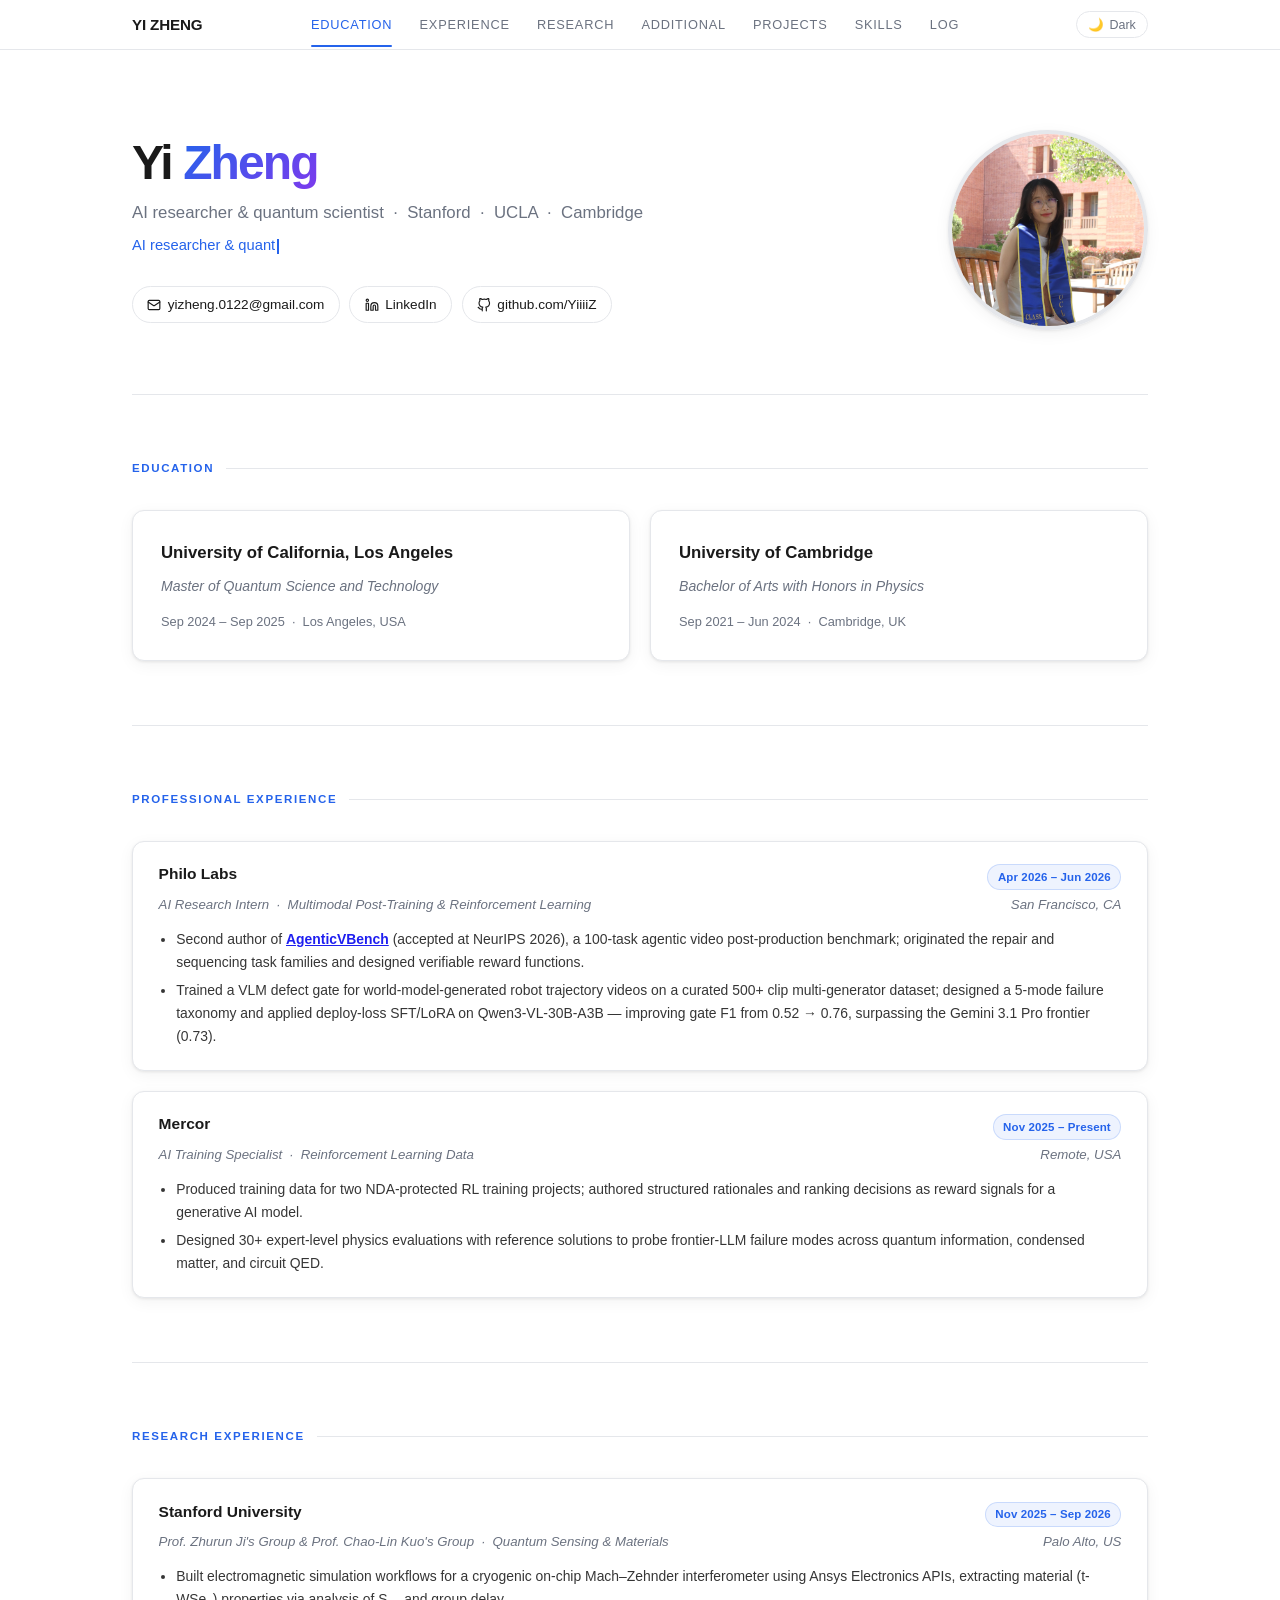
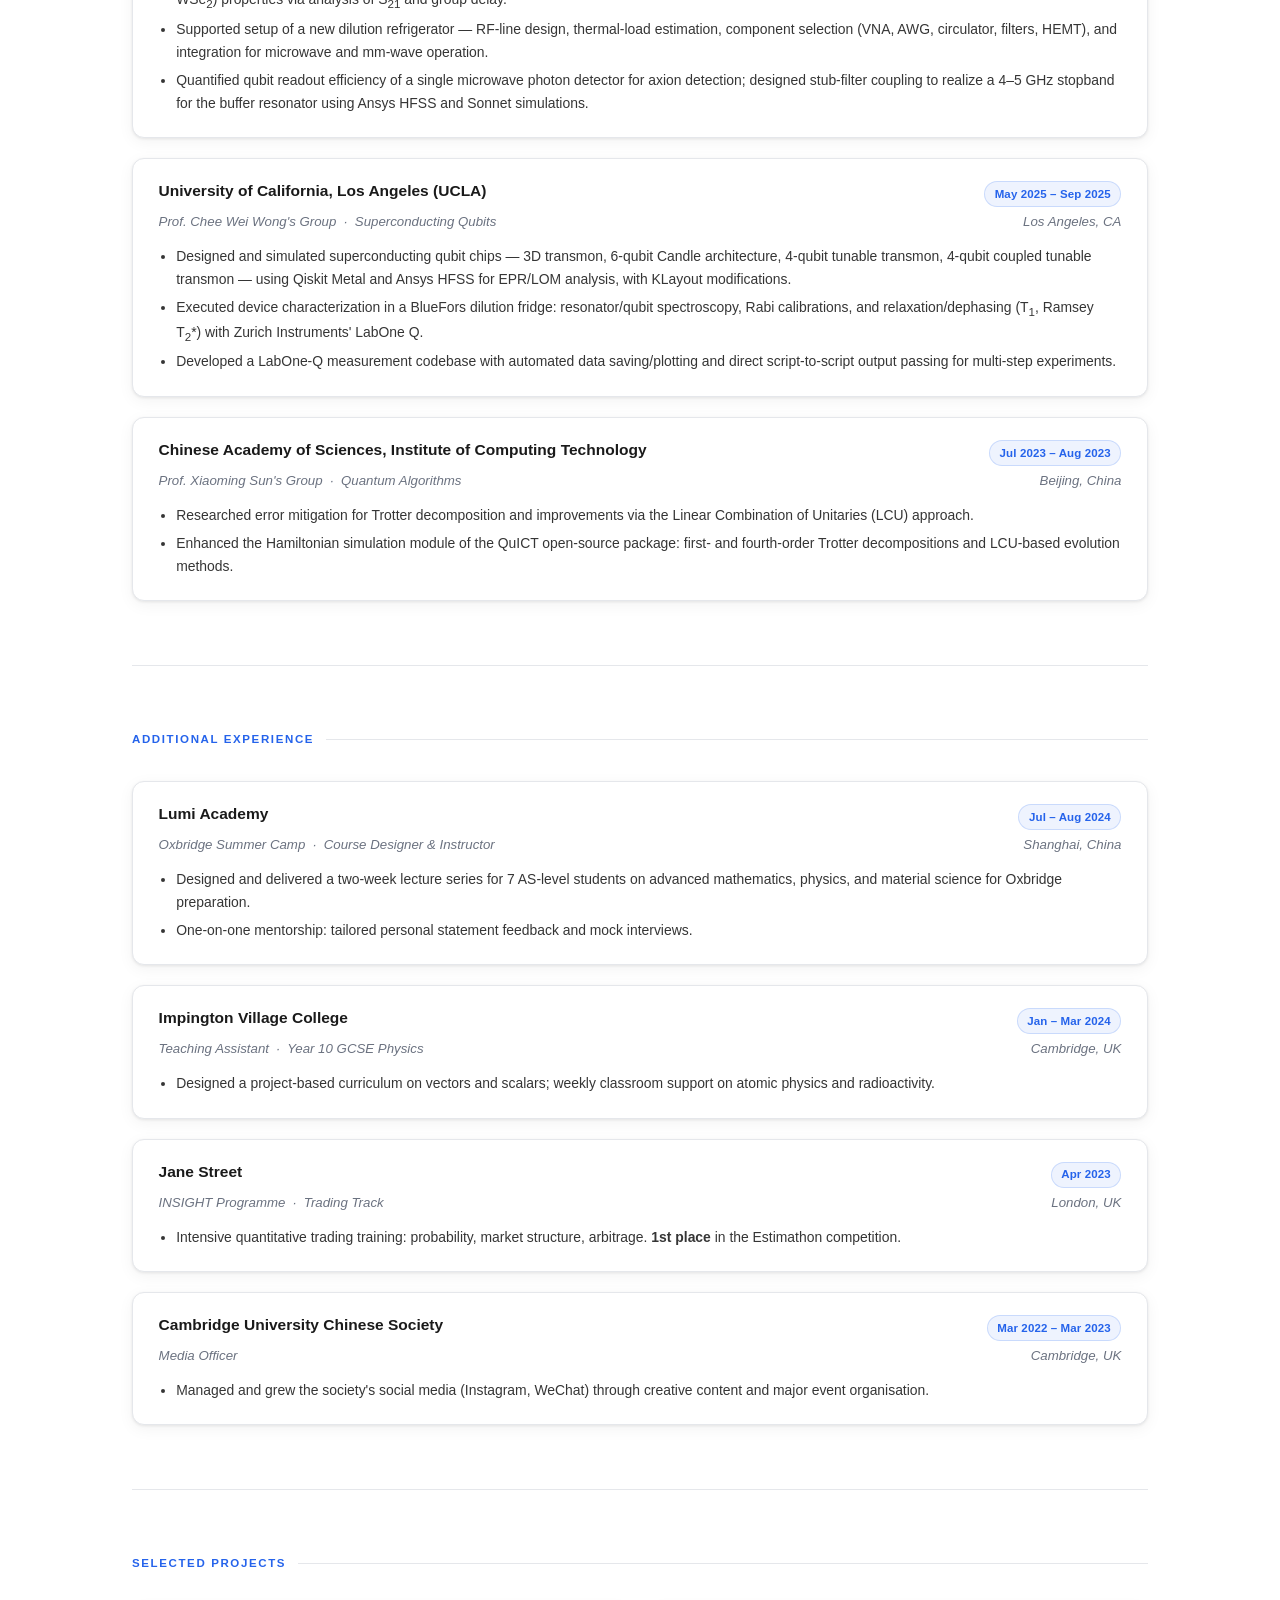
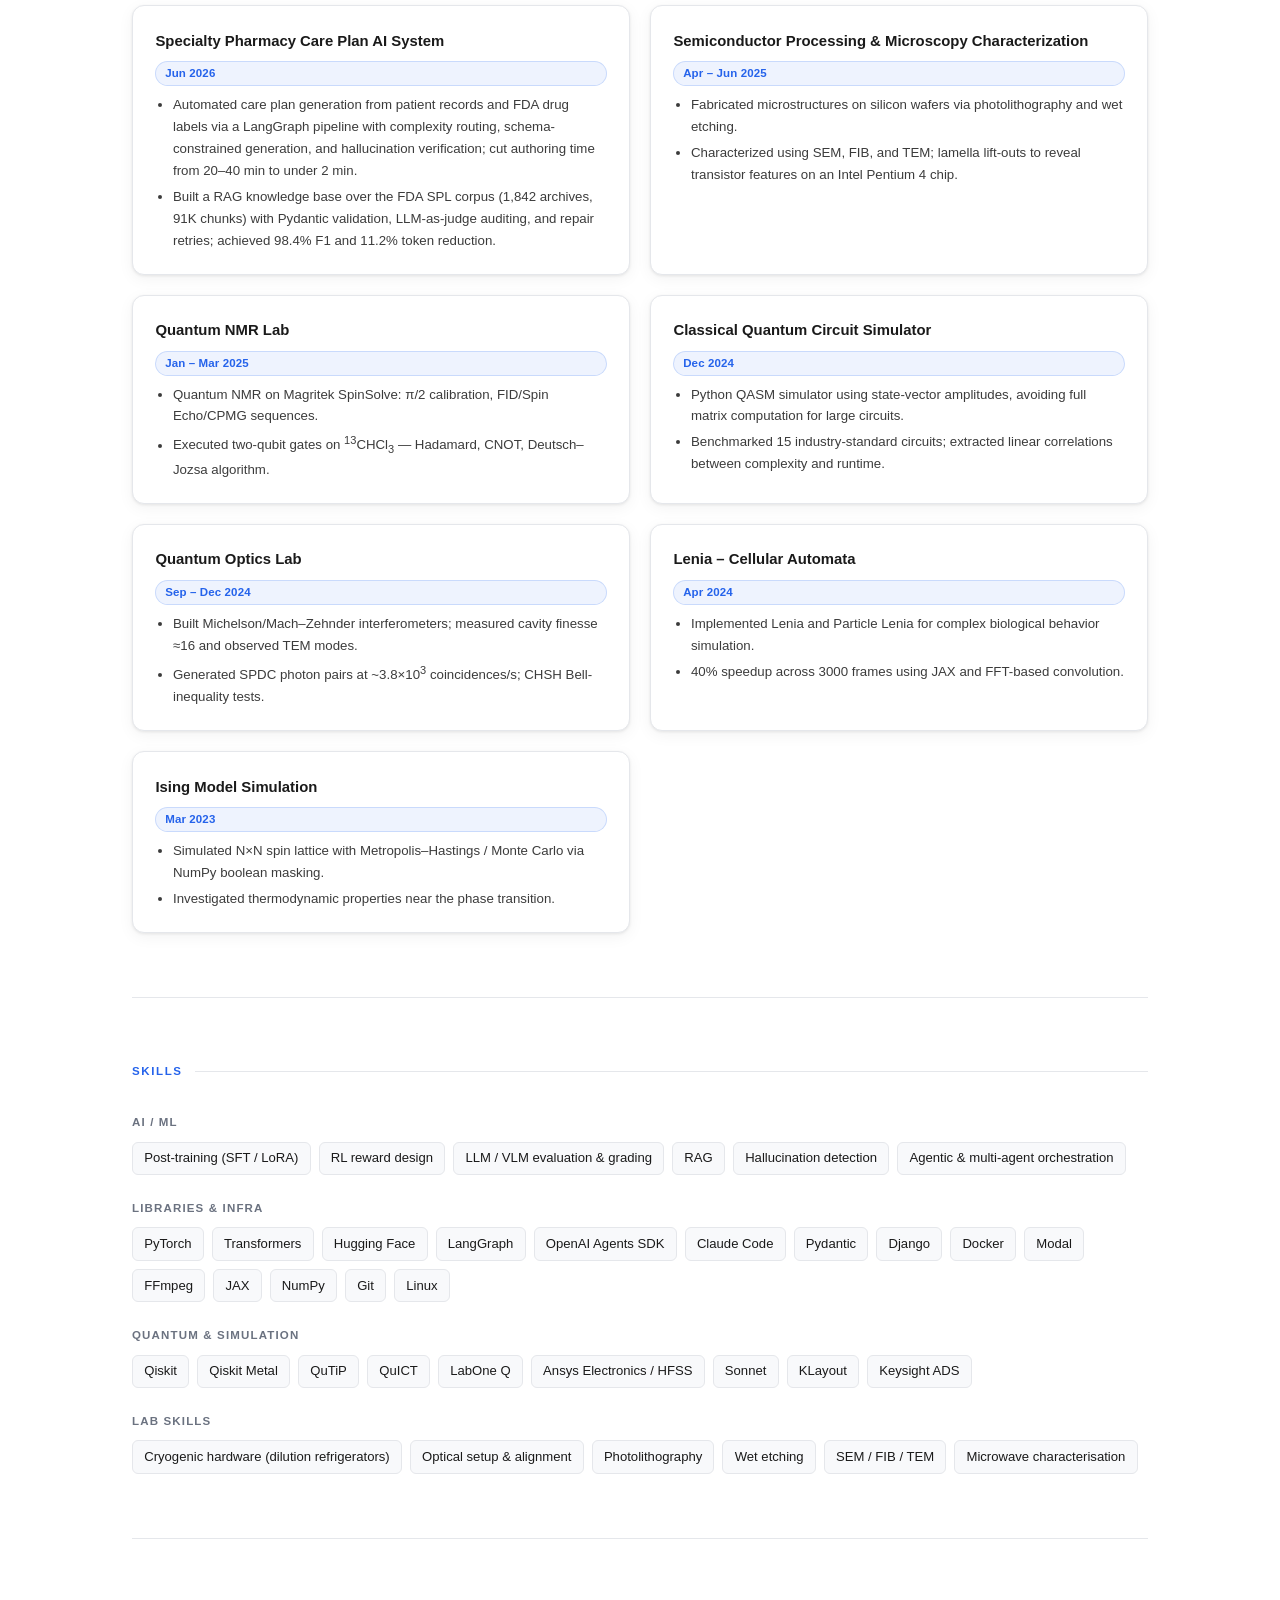
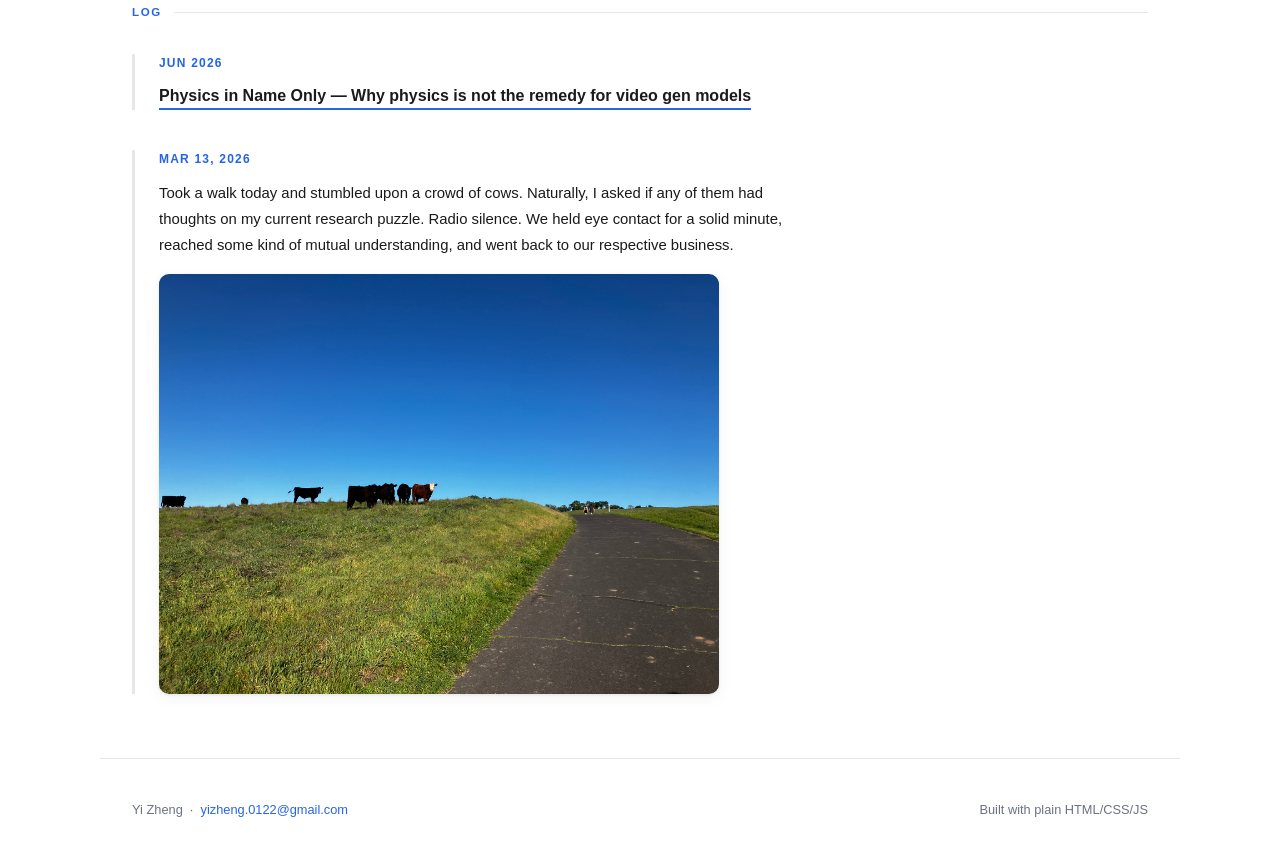
<file: index.html>
<!DOCTYPE html>
<html lang="en">
<head>
  <meta charset="UTF-8" />
  <meta name="viewport" content="width=device-width, initial-scale=1.0" />
  <title>Yi Zheng — AI Researcher &amp; Quantum Scientist</title>
  <link rel="stylesheet" href="styles.css" />
</head>
<body>

<!-- NAV -->
<nav>
  <div class="nav-inner">
    <a class="nav-logo" href="#hero">Yi Zheng</a>
    <ul>
      <li><a href="#education">Education</a></li>
      <li><a href="#experience">Experience</a></li>
      <li><a href="#research">Research</a></li>
      <li><a href="#additional">Additional</a></li>
      <li><a href="#projects">Projects</a></li>
      <li><a href="#skills">Skills</a></li>
      <li><a href="#log">Log</a></li>
    </ul>
    <button class="theme-toggle" id="themeToggle" aria-label="Toggle theme">
      <span id="themeIcon">🌙</span> <span id="themeLabel">Dark</span>
    </button>
  </div>
</nav>

<main>

  <!-- HERO -->
  <section id="hero">
    <div class="hero-text">
      <h1>Yi <span>Zheng</span></h1>
      <p class="tagline">AI researcher &amp; quantum scientist &nbsp;·&nbsp; Stanford &nbsp;·&nbsp; UCLA &nbsp;·&nbsp; Cambridge</p>
      <div class="typed-wrapper">
        <span id="typed-text"></span><span class="typed-cursor"></span>
      </div>
      <div class="contact-links">
        <a href="mailto:yizheng.0122@gmail.com">
          <svg width="14" height="14" viewBox="0 0 24 24" fill="none" stroke="currentColor" stroke-width="2" stroke-linecap="round" stroke-linejoin="round"><rect x="2" y="4" width="20" height="16" rx="2"/><path d="m22 7-8.97 5.7a1.94 1.94 0 0 1-2.06 0L2 7"/></svg>
          yizheng.0122@gmail.com
        </a>
        <a href="https://linkedin.com/in/yi-zheng0122" target="_blank" rel="noopener">
          <svg width="14" height="14" viewBox="0 0 24 24" fill="none" stroke="currentColor" stroke-width="2" stroke-linecap="round" stroke-linejoin="round"><path d="M16 8a6 6 0 0 1 6 6v7h-4v-7a2 2 0 0 0-2-2 2 2 0 0 0-2 2v7h-4v-7a6 6 0 0 1 6-6z"/><rect x="2" y="9" width="4" height="12"/><circle cx="4" cy="4" r="2"/></svg>
          LinkedIn
        </a>
        <a href="https://github.com/YiiiiZ" target="_blank" rel="noopener">
          <svg width="14" height="14" viewBox="0 0 24 24" fill="none" stroke="currentColor" stroke-width="2" stroke-linecap="round" stroke-linejoin="round"><path d="M9 19c-5 1.5-5-2.5-7-3m14 6v-3.87a3.37 3.37 0 0 0-.94-2.61c3.14-.35 6.44-1.54 6.44-7A5.44 5.44 0 0 0 20 4.77 5.07 5.07 0 0 0 19.91 1S18.73.65 16 2.48a13.38 13.38 0 0 0-7 0C6.27.65 5.09 1 5.09 1A5.07 5.07 0 0 0 5 4.77a5.44 5.44 0 0 0-1.5 3.78c0 5.42 3.3 6.61 6.44 7A3.37 3.37 0 0 0 9 18.13V22"/></svg>
          github.com/YiiiiZ
        </a>
      </div>
    </div>
    <img class="hero-photo" src="photos/profile.jpg" alt="Yi Zheng" />
  </section>

  <!-- EDUCATION -->
  <section id="education">
    <h2>Education</h2>
    <div class="edu-grid">

      <div class="edu-card reveal">
        <div class="edu-school">University of California, Los Angeles</div>
        <div class="edu-degree">Master of Quantum Science and Technology</div>
        <div class="edu-meta">
          <span class="edu-date">Sep 2024 – Sep 2025 &nbsp;·&nbsp; Los Angeles, USA</span>
        </div>
      </div>

      <div class="edu-card reveal reveal-delay-1">
        <div class="edu-school">University of Cambridge</div>
        <div class="edu-degree">Bachelor of Arts with Honors in Physics</div>
        <div class="edu-meta">
          <span class="edu-date">Sep 2021 – Jun 2024 &nbsp;·&nbsp; Cambridge, UK</span>
        </div>
      </div>

    </div>
  </section>

  <!-- EXPERIENCE -->
  <section id="experience">
    <h2>Professional Experience</h2>
    <div class="entries">

      <div class="entry reveal">
        <div class="entry-header">
          <span class="entry-title">Philo Labs</span>
          <span class="entry-date">Apr 2026 – Jun 2026</span>
        </div>
        <div class="entry-sub">
          <span>AI Research Intern &nbsp;·&nbsp; Multimodal Post-Training &amp; Reinforcement Learning</span>
          <span>San Francisco, CA</span>
        </div>
        <ul>
          <li>Second author of <a href="https://arxiv.org/abs/2605.27705" target="_blank" rel="noopener"><strong>AgenticVBench</strong></a> (accepted at NeurIPS 2026), a 100-task agentic video post-production benchmark; originated the repair and sequencing task families and designed verifiable reward functions.</li>
          <li>Trained a VLM defect gate for world-model-generated robot trajectory videos on a curated 500+ clip multi-generator dataset; designed a 5-mode failure taxonomy and applied deploy-loss SFT/LoRA on Qwen3-VL-30B-A3B — improving gate F1 from 0.52 → 0.76, surpassing the Gemini 3.1 Pro frontier (0.73).</li>
        </ul>
      </div>

      <div class="entry reveal reveal-delay-1">
        <div class="entry-header">
          <span class="entry-title">Mercor</span>
          <span class="entry-date">Nov 2025 – Present</span>
        </div>
        <div class="entry-sub">
          <span>AI Training Specialist &nbsp;·&nbsp; Reinforcement Learning Data</span>
          <span>Remote, USA</span>
        </div>
        <ul>
          <li>Produced training data for two NDA-protected RL training projects; authored structured rationales and ranking decisions as reward signals for a generative AI model.</li>
          <li>Designed 30+ expert-level physics evaluations with reference solutions to probe frontier-LLM failure modes across quantum information, condensed matter, and circuit QED.</li>
        </ul>
      </div>

    </div>
  </section>

  <!-- RESEARCH -->
  <section id="research">
    <h2>Research Experience</h2>
    <div class="entries">

      <div class="entry reveal">
        <div class="entry-header">
          <span class="entry-title">Stanford University</span>
          <span class="entry-date">Nov 2025 – Sep 2026</span>
        </div>
        <div class="entry-sub">
          <span>Prof. Zhurun Ji's Group &amp; Prof. Chao-Lin Kuo's Group &nbsp;·&nbsp; Quantum Sensing &amp; Materials</span>
          <span>Palo Alto, US</span>
        </div>
        <ul>
          <li>Built electromagnetic simulation workflows for a cryogenic on-chip Mach–Zehnder interferometer using Ansys Electronics APIs, extracting material (t-WSe<sub>2</sub>) properties via analysis of S<sub>21</sub> and group delay.</li>
          <li>Supported setup of a new dilution refrigerator — RF-line design, thermal-load estimation, component selection (VNA, AWG, circulator, filters, HEMT), and integration for microwave and mm-wave operation.</li>
          <li>Quantified qubit readout efficiency of a single microwave photon detector for axion detection; designed stub-filter coupling to realize a 4–5 GHz stopband for the buffer resonator using Ansys HFSS and Sonnet simulations.</li>
        </ul>
      </div>

      <div class="entry reveal reveal-delay-1">
        <div class="entry-header">
          <span class="entry-title">University of California, Los Angeles (UCLA)</span>
          <span class="entry-date">May 2025 – Sep 2025</span>
        </div>
        <div class="entry-sub">
          <span>Prof. Chee Wei Wong's Group &nbsp;·&nbsp; Superconducting Qubits</span>
          <span>Los Angeles, CA</span>
        </div>
        <ul>
          <li>Designed and simulated superconducting qubit chips — 3D transmon, 6-qubit Candle architecture, 4-qubit tunable transmon, 4-qubit coupled tunable transmon — using Qiskit Metal and Ansys HFSS for EPR/LOM analysis, with KLayout modifications.</li>
          <li>Executed device characterization in a BlueFors dilution fridge: resonator/qubit spectroscopy, Rabi calibrations, and relaxation/dephasing (T<sub>1</sub>, Ramsey T<sub>2</sub>*) with Zurich Instruments' LabOne Q.</li>
          <li>Developed a LabOne-Q measurement codebase with automated data saving/plotting and direct script-to-script output passing for multi-step experiments.</li>
        </ul>
      </div>

      <div class="entry reveal reveal-delay-2">
        <div class="entry-header">
          <span class="entry-title">Chinese Academy of Sciences, Institute of Computing Technology</span>
          <span class="entry-date">Jul 2023 – Aug 2023</span>
        </div>
        <div class="entry-sub">
          <span>Prof. Xiaoming Sun's Group &nbsp;·&nbsp; Quantum Algorithms</span>
          <span>Beijing, China</span>
        </div>
        <ul>
          <li>Researched error mitigation for Trotter decomposition and improvements via the Linear Combination of Unitaries (LCU) approach.</li>
          <li>Enhanced the Hamiltonian simulation module of the QuICT open-source package: first- and fourth-order Trotter decompositions and LCU-based evolution methods.</li>
        </ul>
      </div>

    </div>
  </section>

  <!-- ADDITIONAL EXPERIENCE -->
  <section id="additional">
    <h2>Additional Experience</h2>
    <div class="entries">

      <div class="entry reveal">
        <div class="entry-header">
          <span class="entry-title">Lumi Academy</span>
          <span class="entry-date">Jul – Aug 2024</span>
        </div>
        <div class="entry-sub">
          <span>Oxbridge Summer Camp &nbsp;·&nbsp; Course Designer &amp; Instructor</span>
          <span>Shanghai, China</span>
        </div>
        <ul>
          <li>Designed and delivered a two-week lecture series for 7 AS-level students on advanced mathematics, physics, and material science for Oxbridge preparation.</li>
          <li>One-on-one mentorship: tailored personal statement feedback and mock interviews.</li>
        </ul>
      </div>

      <div class="entry reveal reveal-delay-1">
        <div class="entry-header">
          <span class="entry-title">Impington Village College</span>
          <span class="entry-date">Jan – Mar 2024</span>
        </div>
        <div class="entry-sub">
          <span>Teaching Assistant &nbsp;·&nbsp; Year 10 GCSE Physics</span>
          <span>Cambridge, UK</span>
        </div>
        <ul>
          <li>Designed a project-based curriculum on vectors and scalars; weekly classroom support on atomic physics and radioactivity.</li>
        </ul>
      </div>

      <div class="entry reveal reveal-delay-2">
        <div class="entry-header">
          <span class="entry-title">Jane Street</span>
          <span class="entry-date">Apr 2023</span>
        </div>
        <div class="entry-sub">
          <span>INSIGHT Programme &nbsp;·&nbsp; Trading Track</span>
          <span>London, UK</span>
        </div>
        <ul>
          <li>Intensive quantitative trading training: probability, market structure, arbitrage. <strong>1st place</strong> in the Estimathon competition.</li>
        </ul>
      </div>

      <div class="entry reveal reveal-delay-3">
        <div class="entry-header">
          <span class="entry-title">Cambridge University Chinese Society</span>
          <span class="entry-date">Mar 2022 – Mar 2023</span>
        </div>
        <div class="entry-sub">
          <span>Media Officer</span>
          <span>Cambridge, UK</span>
        </div>
        <ul>
          <li>Managed and grew the society's social media (Instagram, WeChat) through creative content and major event organisation.</li>
        </ul>
      </div>

    </div>
  </section>

  <!-- PROJECTS -->
  <section id="projects">
    <h2>Selected Projects</h2>
    <div class="projects-grid">

      <div class="proj-card reveal">
        <div class="proj-title">Specialty Pharmacy Care Plan AI System</div>
        <div class="proj-date">Jun 2026</div>
        <ul>
          <li>Automated care plan generation from patient records and FDA drug labels via a LangGraph pipeline with complexity routing, schema-constrained generation, and hallucination verification; cut authoring time from 20–40 min to under 2 min.</li>
          <li>Built a RAG knowledge base over the FDA SPL corpus (1,842 archives, 91K chunks) with Pydantic validation, LLM-as-judge auditing, and repair retries; achieved 98.4% F1 and 11.2% token reduction.</li>
        </ul>
      </div>

      <div class="proj-card reveal reveal-delay-1">
        <div class="proj-title">Semiconductor Processing &amp; Microscopy Characterization</div>
        <div class="proj-date">Apr – Jun 2025</div>
        <ul>
          <li>Fabricated microstructures on silicon wafers via photolithography and wet etching.</li>
          <li>Characterized using SEM, FIB, and TEM; lamella lift-outs to reveal transistor features on an Intel Pentium 4 chip.</li>
        </ul>
      </div>

      <div class="proj-card reveal reveal-delay-1">
        <div class="proj-title">Quantum NMR Lab</div>
        <div class="proj-date">Jan – Mar 2025</div>
        <ul>
          <li>Quantum NMR on Magritek SpinSolve: π/2 calibration, FID/Spin Echo/CPMG sequences.</li>
          <li>Executed two-qubit gates on <sup>13</sup>CHCl<sub>3</sub> — Hadamard, CNOT, Deutsch–Jozsa algorithm.</li>
        </ul>
      </div>

      <div class="proj-card reveal reveal-delay-2">
        <div class="proj-title">Classical Quantum Circuit Simulator</div>
        <div class="proj-date">Dec 2024</div>
        <ul>
          <li>Python QASM simulator using state-vector amplitudes, avoiding full matrix computation for large circuits.</li>
          <li>Benchmarked 15 industry-standard circuits; extracted linear correlations between complexity and runtime.</li>
        </ul>
      </div>

      <div class="proj-card reveal reveal-delay-1">
        <div class="proj-title">Quantum Optics Lab</div>
        <div class="proj-date">Sep – Dec 2024</div>
        <ul>
          <li>Built Michelson/Mach–Zehnder interferometers; measured cavity finesse ≈16 and observed TEM modes.</li>
          <li>Generated SPDC photon pairs at ~3.8×10<sup>3</sup> coincidences/s; CHSH Bell-inequality tests.</li>
        </ul>
      </div>

      <div class="proj-card reveal reveal-delay-2">
        <div class="proj-title">Lenia – Cellular Automata</div>
        <div class="proj-date">Apr 2024</div>
        <ul>
          <li>Implemented Lenia and Particle Lenia for complex biological behavior simulation.</li>
          <li>40% speedup across 3000 frames using JAX and FFT-based convolution.</li>
        </ul>
      </div>

      <div class="proj-card reveal reveal-delay-3">
        <div class="proj-title">Ising Model Simulation</div>
        <div class="proj-date">Mar 2023</div>
        <ul>
          <li>Simulated N×N spin lattice with Metropolis–Hastings / Monte Carlo via NumPy boolean masking.</li>
          <li>Investigated thermodynamic properties near the phase transition.</li>
        </ul>
      </div>

    </div>
  </section>

  <!-- SKILLS -->
  <section id="skills">
    <h2>Skills</h2>
    <div class="skills-section">

      <div class="skill-group reveal">
        <div class="skill-label">AI / ML</div>
        <div class="skill-tags">
          <span class="skill-tag">Post-training (SFT / LoRA)</span>
          <span class="skill-tag">RL reward design</span>
          <span class="skill-tag">LLM / VLM evaluation &amp; grading</span>
          <span class="skill-tag">RAG</span>
          <span class="skill-tag">Hallucination detection</span>
          <span class="skill-tag">Agentic &amp; multi-agent orchestration</span>
        </div>
      </div>

      <div class="skill-group reveal reveal-delay-1">
        <div class="skill-label">Libraries &amp; Infra</div>
        <div class="skill-tags">
          <span class="skill-tag">PyTorch</span>
          <span class="skill-tag">Transformers</span>
          <span class="skill-tag">Hugging Face</span>
          <span class="skill-tag">LangGraph</span>
          <span class="skill-tag">OpenAI Agents SDK</span>
          <span class="skill-tag">Claude Code</span>
          <span class="skill-tag">Pydantic</span>
          <span class="skill-tag">Django</span>
          <span class="skill-tag">Docker</span>
          <span class="skill-tag">Modal</span>
          <span class="skill-tag">FFmpeg</span>
          <span class="skill-tag">JAX</span>
          <span class="skill-tag">NumPy</span>
          <span class="skill-tag">Git</span>
          <span class="skill-tag">Linux</span>
        </div>
      </div>

      <div class="skill-group reveal reveal-delay-2">
        <div class="skill-label">Quantum &amp; Simulation</div>
        <div class="skill-tags">
          <span class="skill-tag">Qiskit</span>
          <span class="skill-tag">Qiskit Metal</span>
          <span class="skill-tag">QuTiP</span>
          <span class="skill-tag">QuICT</span>
          <span class="skill-tag">LabOne Q</span>
          <span class="skill-tag">Ansys Electronics / HFSS</span>
          <span class="skill-tag">Sonnet</span>
          <span class="skill-tag">KLayout</span>
          <span class="skill-tag">Keysight ADS</span>
        </div>
      </div>

      <div class="skill-group reveal reveal-delay-3">
        <div class="skill-label">Lab Skills</div>
        <div class="skill-tags">
          <span class="skill-tag">Cryogenic hardware (dilution refrigerators)</span>
          <span class="skill-tag">Optical setup &amp; alignment</span>
          <span class="skill-tag">Photolithography</span>
          <span class="skill-tag">Wet etching</span>
          <span class="skill-tag">SEM / FIB / TEM</span>
          <span class="skill-tag">Microwave characterisation</span>
        </div>
      </div>

    </div>
  </section>


  <!-- LOG -->
  <section id="log">
    <h2>Log</h2>
    <div class="log-list">

      <div class="log-entry reveal">
        <div class="log-date">Jun 2026</div>
        <div class="log-body">
          <a href="essays/physics-in-name-only.html" class="essay-link">
            Physics in Name Only — Why physics is not the remedy for video gen models
          </a>
        </div>
      </div>

      <div class="log-entry reveal reveal-delay-1">
        <div class="log-date">Mar 13, 2026</div>
        <div class="log-body">
          <p>Took a walk today and stumbled upon a crowd of cows. Naturally, I asked if any of them had thoughts on my current research puzzle. Radio silence. We held eye contact for a solid minute, reached some kind of mutual understanding, and went back to our respective business.</p>
          <img src="photos/log_2026-03-13_cows.jpg" alt="The cows" class="log-photo" />
        </div>
      </div>

    </div>
  </section>

</main>

<!-- FOOTER -->
<footer>
  <span>Yi Zheng &nbsp;·&nbsp; <a href="mailto:yizheng.0122@gmail.com">yizheng.0122@gmail.com</a></span>
  <span>Built with plain HTML/CSS/JS</span>
</footer>


<script>
  // ── DARK MODE ──
  const toggle = document.getElementById('themeToggle');
  const icon   = document.getElementById('themeIcon');
  const label  = document.getElementById('themeLabel');
  const saved  = localStorage.getItem('theme') || 'light';
  document.documentElement.setAttribute('data-theme', saved);
  updateToggle(saved);

  toggle.addEventListener('click', () => {
    const current = document.documentElement.getAttribute('data-theme');
    const next = current === 'dark' ? 'light' : 'dark';
    document.documentElement.setAttribute('data-theme', next);
    localStorage.setItem('theme', next);
    updateToggle(next);
  });

  function updateToggle(theme) {
    if (theme === 'dark') { icon.textContent = '☀️'; label.textContent = 'Light'; }
    else                  { icon.textContent = '🌙'; label.textContent = 'Dark';  }
  }

  // ── TYPED TEXT ──
  const phrases = [
    'AI researcher & quantum scientist',
    'VLM fine-tuning & RL reward design',
    'NeurIPS 2026 co-author',
    'Superconducting qubit designer',
    'Dilution refrigerator wrangler',
  ];
  let pi = 0, ci = 0, deleting = false;
  const el = document.getElementById('typed-text');

  function type() {
    const phrase = phrases[pi];
    if (!deleting) {
      el.textContent = phrase.slice(0, ++ci);
      if (ci === phrase.length) { deleting = true; setTimeout(type, 1800); return; }
    } else {
      el.textContent = phrase.slice(0, --ci);
      if (ci === 0) { deleting = false; pi = (pi + 1) % phrases.length; }
    }
    setTimeout(type, deleting ? 38 : 68);
  }
  setTimeout(type, 600);

  // ── SCROLL REVEAL ──
  const observer = new IntersectionObserver((entries) => {
    entries.forEach(e => { if (e.isIntersecting) { e.target.classList.add('visible'); } });
  }, { threshold: 0.08 });
  document.querySelectorAll('.reveal').forEach(el => observer.observe(el));

  // ── ACTIVE NAV ──
  const sections = document.querySelectorAll('main section[id]');
  const navLinks = document.querySelectorAll('nav a[href^="#"]');
  const navObserver = new IntersectionObserver((entries) => {
    entries.forEach(e => {
      if (e.isIntersecting) {
        navLinks.forEach(a => a.classList.remove('active'));
        const link = document.querySelector(`nav a[href="#${e.target.id}"]`);
        if (link) link.classList.add('active');
      }
    });
  }, { rootMargin: '-40% 0px -55% 0px' });
  sections.forEach(s => navObserver.observe(s));

</script>

</body>
</html>
</file>
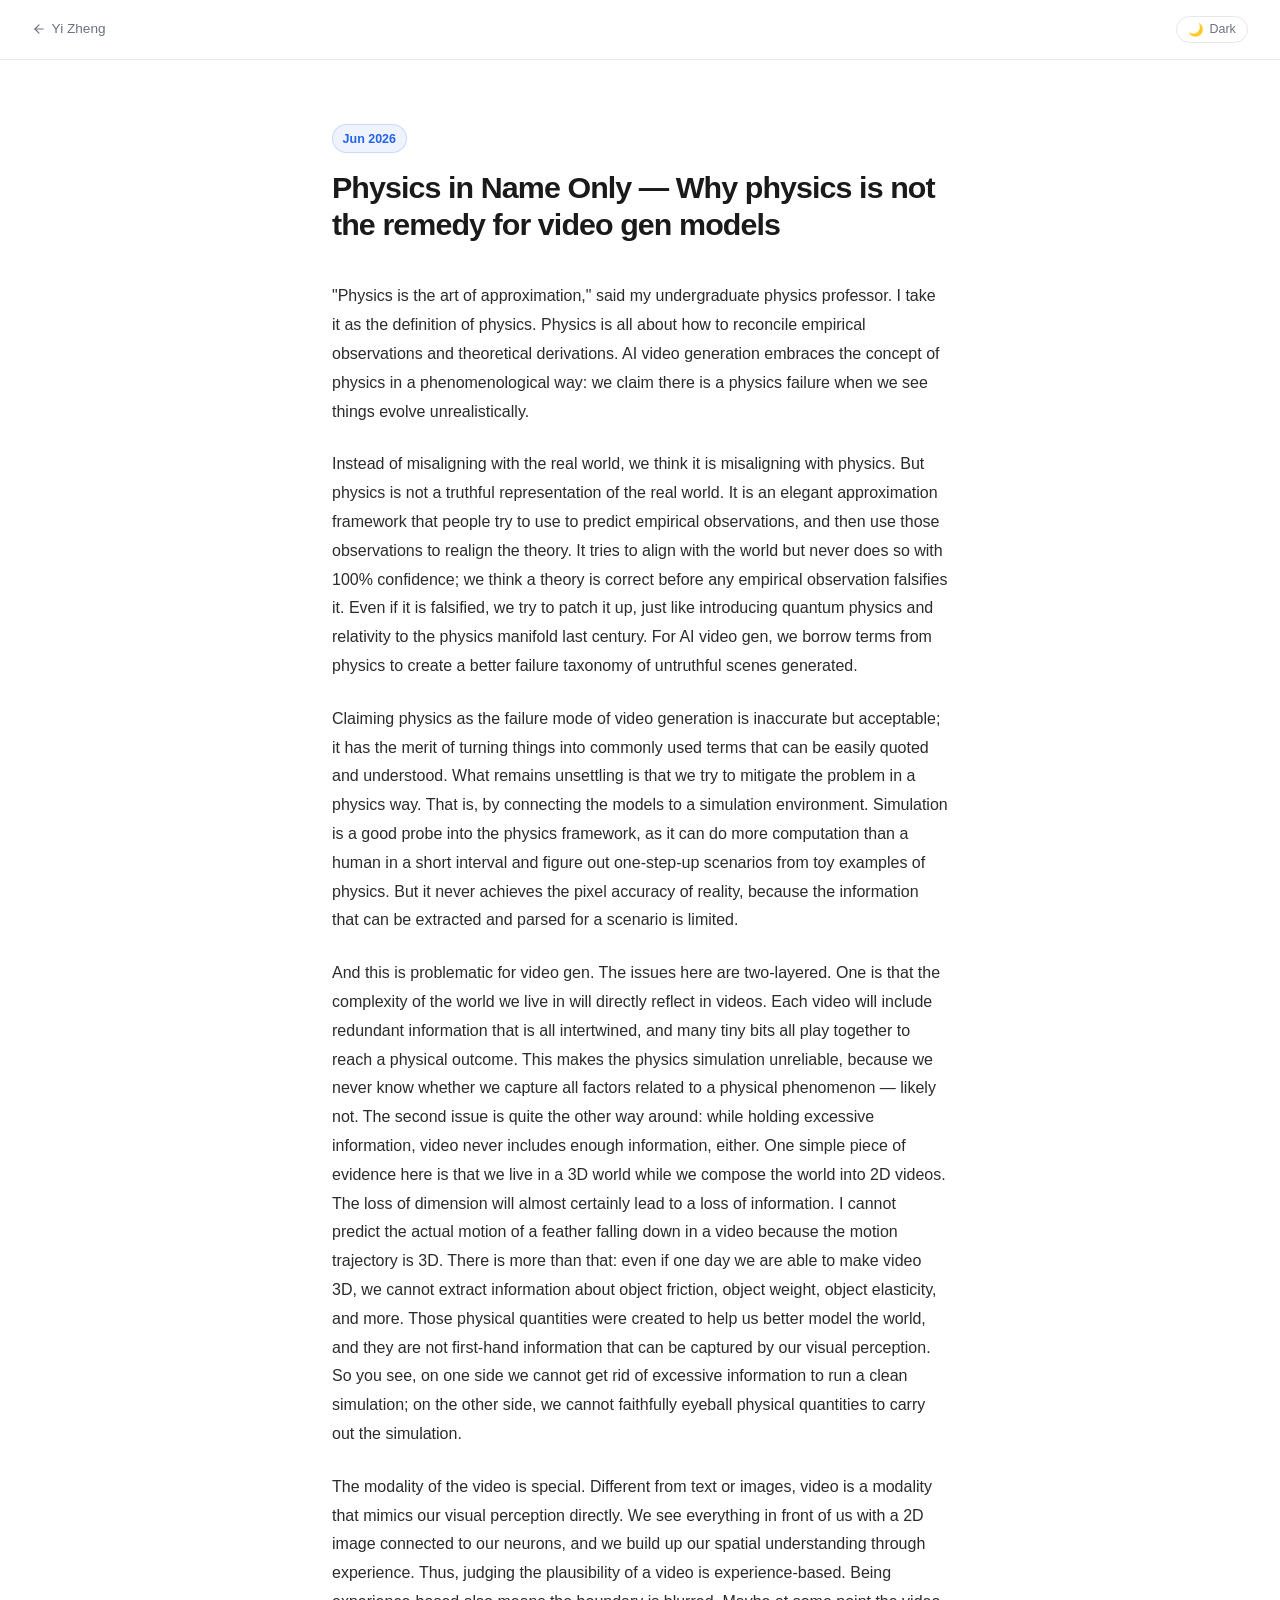
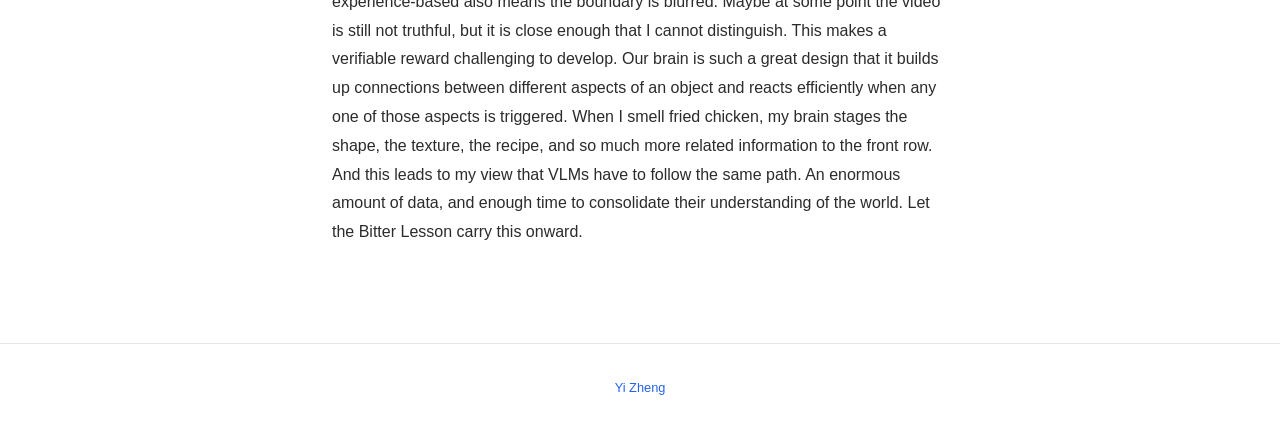
<file: essays/physics-in-name-only.html>
<!DOCTYPE html>
<html lang="en">
<head>
  <meta charset="UTF-8" />
  <meta name="viewport" content="width=device-width, initial-scale=1.0" />
  <title>Physics in Name Only — Yi Zheng</title>
  <style>
    *, *::before, *::after { box-sizing: border-box; margin: 0; padding: 0; }

    :root {
      --bg: #ffffff;
      --text: #1a1a1a;
      --muted: #6b7280;
      --accent: #2563eb;
      --border: #e5e7eb;
    }

    [data-theme="dark"] {
      --bg: #0f1117;
      --text: #e8eaf0;
      --muted: #9ca3af;
      --accent: #60a5fa;
      --border: #2a3142;
    }

    html { scroll-behavior: smooth; }

    body {
      font-family: -apple-system, BlinkMacSystemFont, "Segoe UI", Roboto, Helvetica, Arial, sans-serif;
      font-size: 16px;
      line-height: 1.8;
      color: var(--text);
      background: var(--bg);
      transition: background 0.2s ease, color 0.2s ease;
    }

    header {
      border-bottom: 1px solid var(--border);
      padding: 1rem 2rem;
      display: flex;
      align-items: center;
      justify-content: space-between;
    }

    .back-link {
      font-size: 0.85rem;
      font-weight: 500;
      color: var(--muted);
      text-decoration: none;
      display: inline-flex;
      align-items: center;
      gap: 0.35rem;
      transition: color 0.2s ease;
    }

    .back-link:hover { color: var(--accent); }

    .theme-toggle {
      background: none;
      border: 1px solid var(--border);
      border-radius: 999px;
      padding: 0.3rem 0.7rem;
      font-size: 0.78rem;
      color: var(--muted);
      cursor: pointer;
      display: flex;
      align-items: center;
      gap: 0.35rem;
      transition: all 0.2s ease;
    }

    .theme-toggle:hover { border-color: var(--accent); color: var(--accent); }

    article {
      max-width: 680px;
      margin: 0 auto;
      padding: 4rem 2rem 6rem;
    }

    .essay-meta {
      margin-bottom: 2.5rem;
    }

    .essay-date {
      font-size: 0.78rem;
      font-weight: 600;
      color: var(--accent);
      background: rgba(37, 99, 235, 0.08);
      border: 1px solid rgba(37, 99, 235, 0.18);
      padding: 0.15rem 0.6rem;
      border-radius: 999px;
      display: inline-block;
      margin-bottom: 1rem;
      font-variant-numeric: tabular-nums;
    }

    [data-theme="dark"] .essay-date {
      background: rgba(96, 165, 250, 0.1);
      border-color: rgba(96, 165, 250, 0.22);
    }

    h1 {
      font-size: 1.9rem;
      font-weight: 800;
      letter-spacing: -0.03em;
      line-height: 1.2;
      color: var(--text);
    }

    .essay-body p {
      margin-bottom: 1.5rem;
      color: var(--text);
      opacity: 0.92;
    }

    .essay-body p:last-child { margin-bottom: 0; }

    footer {
      text-align: center;
      padding: 2rem;
      font-size: 0.8rem;
      color: var(--muted);
      border-top: 1px solid var(--border);
    }

    footer a { color: var(--accent); text-decoration: none; }
    footer a:hover { text-decoration: underline; }

    @media (max-width: 600px) {
      article { padding: 2.5rem 1.25rem 4rem; }
      h1 { font-size: 1.5rem; }
      header { padding: 1rem; }
    }
  </style>
</head>
<body>

<header>
  <a class="back-link" href="../index.html">
    <svg width="14" height="14" viewBox="0 0 24 24" fill="none" stroke="currentColor" stroke-width="2" stroke-linecap="round" stroke-linejoin="round"><path d="M19 12H5"/><path d="m12 5-7 7 7 7"/></svg>
    Yi Zheng
  </a>
  <button class="theme-toggle" id="themeToggle" aria-label="Toggle theme">
    <span id="themeIcon">🌙</span> <span id="themeLabel">Dark</span>
  </button>
</header>

<article>
  <div class="essay-meta">
    <div class="essay-date">Jun 2026</div>
    <h1>Physics in Name Only — Why physics is not the remedy for video gen models</h1>
  </div>

  <div class="essay-body">
    <p>"Physics is the art of approximation," said my undergraduate physics professor. I take it as the definition of physics. Physics is all about how to reconcile empirical observations and theoretical derivations. AI video generation embraces the concept of physics in a phenomenological way: we claim there is a physics failure when we see things evolve unrealistically.</p>

    <p>Instead of misaligning with the real world, we think it is misaligning with physics. But physics is not a truthful representation of the real world. It is an elegant approximation framework that people try to use to predict empirical observations, and then use those observations to realign the theory. It tries to align with the world but never does so with 100% confidence; we think a theory is correct before any empirical observation falsifies it. Even if it is falsified, we try to patch it up, just like introducing quantum physics and relativity to the physics manifold last century. For AI video gen, we borrow terms from physics to create a better failure taxonomy of untruthful scenes generated.</p>

    <p>Claiming physics as the failure mode of video generation is inaccurate but acceptable; it has the merit of turning things into commonly used terms that can be easily quoted and understood. What remains unsettling is that we try to mitigate the problem in a physics way. That is, by connecting the models to a simulation environment. Simulation is a good probe into the physics framework, as it can do more computation than a human in a short interval and figure out one-step-up scenarios from toy examples of physics. But it never achieves the pixel accuracy of reality, because the information that can be extracted and parsed for a scenario is limited.</p>

    <p>And this is problematic for video gen. The issues here are two-layered. One is that the complexity of the world we live in will directly reflect in videos. Each video will include redundant information that is all intertwined, and many tiny bits all play together to reach a physical outcome. This makes the physics simulation unreliable, because we never know whether we capture all factors related to a physical phenomenon — likely not. The second issue is quite the other way around: while holding excessive information, video never includes enough information, either. One simple piece of evidence here is that we live in a 3D world while we compose the world into 2D videos. The loss of dimension will almost certainly lead to a loss of information. I cannot predict the actual motion of a feather falling down in a video because the motion trajectory is 3D. There is more than that: even if one day we are able to make video 3D, we cannot extract information about object friction, object weight, object elasticity, and more. Those physical quantities were created to help us better model the world, and they are not first-hand information that can be captured by our visual perception. So you see, on one side we cannot get rid of excessive information to run a clean simulation; on the other side, we cannot faithfully eyeball physical quantities to carry out the simulation.</p>

    <p>The modality of the video is special. Different from text or images, video is a modality that mimics our visual perception directly. We see everything in front of us with a 2D image connected to our neurons, and we build up our spatial understanding through experience. Thus, judging the plausibility of a video is experience-based. Being experience-based also means the boundary is blurred. Maybe at some point the video is still not truthful, but it is close enough that I cannot distinguish. This makes a verifiable reward challenging to develop. Our brain is such a great design that it builds up connections between different aspects of an object and reacts efficiently when any one of those aspects is triggered. When I smell fried chicken, my brain stages the shape, the texture, the recipe, and so much more related information to the front row. And this leads to my view that VLMs have to follow the same path. An enormous amount of data, and enough time to consolidate their understanding of the world. Let the Bitter Lesson carry this onward.</p>
  </div>
</article>

<footer>
  <a href="../index.html">Yi Zheng</a>
</footer>

<script>
  const toggle = document.getElementById('themeToggle');
  const icon   = document.getElementById('themeIcon');
  const label  = document.getElementById('themeLabel');
  const saved  = localStorage.getItem('theme') || 'light';
  document.documentElement.setAttribute('data-theme', saved);
  updateToggle(saved);

  toggle.addEventListener('click', () => {
    const current = document.documentElement.getAttribute('data-theme');
    const next = current === 'dark' ? 'light' : 'dark';
    document.documentElement.setAttribute('data-theme', next);
    localStorage.setItem('theme', next);
    updateToggle(next);
  });

  function updateToggle(theme) {
    if (theme === 'dark') { icon.textContent = '☀️'; label.textContent = 'Light'; }
    else                  { icon.textContent = '🌙'; label.textContent = 'Dark';  }
  }
</script>

</body>
</html>
</file>
<file: styles.css>
/* ── RESET & VARIABLES ── */
*, *::before, *::after { box-sizing: border-box; margin: 0; padding: 0; }

:root {
  --bg: #ffffff;
  --bg2: #f8f9fb;
  --text: #1a1a1a;
  --muted: #6b7280;
  --accent: #2563eb;
  --accent2: #1d4ed8;
  --border: #e5e7eb;
  --card: #ffffff;
  --shadow: 0 1px 3px rgba(0,0,0,0.08), 0 4px 16px rgba(0,0,0,0.05);
  --max-w: 1080px;
  --radius: 12px;
  --transition: 0.2s ease;
}

[data-theme="dark"] {
  --bg: #0f1117;
  --bg2: #161b27;
  --text: #e8eaf0;
  --muted: #9ca3af;
  --accent: #60a5fa;
  --accent2: #93c5fd;
  --border: #2a3142;
  --card: #1a2035;
  --shadow: 0 1px 3px rgba(0,0,0,0.3), 0 4px 16px rgba(0,0,0,0.2);
}

html { scroll-behavior: smooth; }

body {
  font-family: -apple-system, BlinkMacSystemFont, "Segoe UI", Roboto, Helvetica, Arial, sans-serif;
  font-size: 15.5px;
  line-height: 1.65;
  color: var(--text);
  background: var(--bg);
  transition: background var(--transition), color var(--transition);
}

/* ── NAV ── */
nav {
  position: sticky;
  top: 0;
  background: rgba(255,255,255,0.88);
  backdrop-filter: blur(12px);
  -webkit-backdrop-filter: blur(12px);
  border-bottom: 1px solid var(--border);
  z-index: 200;
  transition: background var(--transition), border-color var(--transition);
}

[data-theme="dark"] nav {
  background: rgba(15,17,23,0.88);
}

.nav-inner {
  max-width: var(--max-w);
  margin: 0 auto;
  padding: 0 2rem;
  display: flex;
  align-items: center;
  justify-content: space-between;
}

.nav-logo {
  font-weight: 700;
  font-size: 0.95rem;
  letter-spacing: -0.01em;
  color: var(--text);
  text-decoration: none;
  padding: 0.75rem 0;
  white-space: nowrap;
}

nav ul {
  display: flex;
  align-items: center;
  flex-wrap: wrap;
  gap: 0;
  list-style: none;
}

nav a {
  display: block;
  padding: 0.75rem 0.85rem;
  font-size: 0.8rem;
  font-weight: 500;
  letter-spacing: 0.06em;
  text-transform: uppercase;
  color: var(--muted);
  text-decoration: none;
  transition: color var(--transition);
  position: relative;
}

nav a::after {
  content: '';
  position: absolute;
  bottom: 0; left: 0.85rem; right: 0.85rem;
  height: 2px;
  background: var(--accent);
  transform: scaleX(0);
  transition: transform 0.2s ease;
  border-radius: 2px;
}

nav a:hover, nav a.active { color: var(--accent); }
nav a.active::after { transform: scaleX(1); }

/* Theme toggle */
.theme-toggle {
  background: none;
  border: 1px solid var(--border);
  border-radius: 999px;
  padding: 0.3rem 0.7rem;
  font-size: 0.78rem;
  color: var(--muted);
  cursor: pointer;
  display: flex;
  align-items: center;
  gap: 0.35rem;
  transition: all var(--transition);
  white-space: nowrap;
  margin-left: 0.5rem;
}

.theme-toggle:hover {
  border-color: var(--accent);
  color: var(--accent);
}

/* ── LAYOUT ── */
main {
  max-width: var(--max-w);
  margin: 0 auto;
  padding: 0 2rem;
}

section {
  padding: 4rem 0;
  border-bottom: 1px solid var(--border);
}

section:last-of-type { border-bottom: none; }

/* ── SCROLL REVEAL ── */
.reveal {
  opacity: 0;
  transform: translateY(24px);
  transition: opacity 0.55s ease, transform 0.55s ease;
}

.reveal.visible {
  opacity: 1;
  transform: translateY(0);
}

.reveal-delay-1 { transition-delay: 0.1s; }
.reveal-delay-2 { transition-delay: 0.2s; }
.reveal-delay-3 { transition-delay: 0.3s; }

/* ── HERO ── */
#hero {
  padding: 5rem 0 4rem;
  display: grid;
  grid-template-columns: 1fr auto;
  gap: 3rem;
  align-items: center;
  border-bottom: 1px solid var(--border);
}

.hero-text h1 {
  font-size: 3rem;
  font-weight: 800;
  letter-spacing: -0.04em;
  line-height: 1.1;
  margin-bottom: 0.6rem;
}

.hero-text h1 span {
  background: linear-gradient(135deg, var(--accent), #7c3aed);
  -webkit-background-clip: text;
  -webkit-text-fill-color: transparent;
  background-clip: text;
}

.tagline {
  font-size: 1.05rem;
  color: var(--muted);
  margin-bottom: 0.4rem;
}

.typed-wrapper {
  font-size: 0.92rem;
  color: var(--accent);
  font-weight: 500;
  margin-bottom: 1.8rem;
  min-height: 1.4em;
}

.typed-cursor {
  display: inline-block;
  width: 2px;
  height: 1em;
  background: var(--accent);
  margin-left: 2px;
  vertical-align: middle;
  animation: blink 0.9s infinite;
}

@keyframes blink { 0%,100%{opacity:1} 50%{opacity:0} }

.contact-links {
  display: flex;
  flex-wrap: wrap;
  gap: 0.6rem;
}

.contact-links a {
  display: inline-flex;
  align-items: center;
  gap: 0.4rem;
  font-size: 0.85rem;
  color: var(--text);
  text-decoration: none;
  border: 1px solid var(--border);
  padding: 0.4rem 0.9rem;
  border-radius: 999px;
  transition: all var(--transition);
  background: var(--bg);
}

.contact-links a:hover {
  background: var(--accent);
  border-color: var(--accent);
  color: #fff;
}

.contact-links a svg { flex-shrink: 0; }

.hero-photo {
  width: 200px;
  height: 200px;
  border-radius: 50%;
  object-fit: cover;
  object-position: top center;
  border: 4px solid var(--border);
  box-shadow: var(--shadow);
  flex-shrink: 0;
}

/* ── SECTION HEADINGS ── */
h2 {
  font-size: 0.72rem;
  font-weight: 700;
  letter-spacing: 0.14em;
  text-transform: uppercase;
  color: var(--accent);
  margin-bottom: 2rem;
  display: flex;
  align-items: center;
  gap: 0.75rem;
}

h2::after {
  content: '';
  flex: 1;
  height: 1px;
  background: var(--border);
}

/* ── NEWS ── */
#news { padding: 3.5rem 0; }

.news-list { display: flex; flex-direction: column; gap: 0; }

.news-item {
  display: grid;
  grid-template-columns: 7rem 1fr;
  gap: 1rem;
  padding: 0.85rem 0;
  border-bottom: 1px solid var(--border);
  align-items: baseline;
}

.news-item:last-child { border-bottom: none; }

.news-date {
  font-size: 0.78rem;
  color: var(--muted);
  font-variant-numeric: tabular-nums;
  white-space: nowrap;
}

.news-text {
  font-size: 0.9rem;
  line-height: 1.5;
}

.news-text strong { color: var(--accent); font-weight: 600; }

.news-tag {
  display: inline-block;
  font-size: 0.68rem;
  font-weight: 600;
  letter-spacing: 0.05em;
  text-transform: uppercase;
  padding: 0.15rem 0.5rem;
  border-radius: 4px;
  margin-right: 0.4rem;
  vertical-align: middle;
}

.tag-research { background: #eff6ff; color: #1d4ed8; }
.tag-award    { background: #fef9c3; color: #854d0e; }
.tag-edu      { background: #f0fdf4; color: #166534; }
.tag-news     { background: #fdf4ff; color: #7e22ce; }

[data-theme="dark"] .tag-research { background: #1e3a5f; color: #93c5fd; }
[data-theme="dark"] .tag-award    { background: #3b2f00; color: #fde047; }
[data-theme="dark"] .tag-edu      { background: #052e16; color: #86efac; }
[data-theme="dark"] .tag-news     { background: #2e1065; color: #d8b4fe; }

/* ── CARDS ── */
.card {
  background: var(--card);
  border: 1px solid var(--border);
  border-radius: var(--radius);
  padding: 1.5rem;
  box-shadow: var(--shadow);
  transition: box-shadow var(--transition), transform var(--transition);
}

.card:hover {
  box-shadow: 0 4px 20px rgba(37,99,235,0.1), 0 1px 4px rgba(0,0,0,0.08);
  transform: translateY(-2px);
}

/* ── ENTRIES ── */
.entries { display: flex; flex-direction: column; gap: 1.25rem; }

.entry {
  background: var(--card);
  border: 1px solid var(--border);
  border-radius: var(--radius);
  padding: 1.4rem 1.6rem;
  box-shadow: var(--shadow);
  transition: box-shadow var(--transition), transform var(--transition), border-color var(--transition);
  position: relative;
  overflow: hidden;
}

.entry::before {
  content: '';
  position: absolute;
  left: 0; top: 0; bottom: 0;
  width: 3px;
  background: var(--accent);
  opacity: 0;
  transition: opacity var(--transition);
}

.entry:hover { transform: translateY(-2px); box-shadow: 0 4px 20px rgba(37,99,235,0.1); }
.entry:hover::before { opacity: 1; }

.entry-header {
  display: flex;
  justify-content: space-between;
  align-items: flex-start;
  flex-wrap: wrap;
  gap: 0.4rem;
  margin-bottom: 0.25rem;
}

.entry-title {
  font-size: 0.97rem;
  font-weight: 700;
  line-height: 1.3;
}

.entry-date {
  font-size: 0.72rem;
  font-weight: 600;
  color: var(--accent);
  background: rgba(37, 99, 235, 0.08);
  border: 1px solid rgba(37, 99, 235, 0.18);
  padding: 0.15rem 0.6rem;
  border-radius: 999px;
  white-space: nowrap;
  font-variant-numeric: tabular-nums;
  letter-spacing: 0.01em;
  flex-shrink: 0;
}

[data-theme="dark"] .entry-date {
  background: rgba(96, 165, 250, 0.1);
  border-color: rgba(96, 165, 250, 0.22);
}

.entry-sub {
  font-size: 0.83rem;
  color: var(--muted);
  font-style: italic;
  margin-bottom: 0.75rem;
  display: flex;
  justify-content: space-between;
  flex-wrap: wrap;
  gap: 0.2rem;
}

.entry ul {
  padding-left: 1.1rem;
  font-size: 0.87rem;
  color: var(--text);
  display: flex;
  flex-direction: column;
  gap: 0.3rem;
}

.entry ul li { opacity: 0.88; }

/* ── EDUCATION GRID ── */
.edu-grid {
  display: grid;
  grid-template-columns: 1fr 1fr;
  gap: 1.25rem;
}

.edu-card {
  background: var(--card);
  border: 1px solid var(--border);
  border-radius: var(--radius);
  padding: 1.75rem;
  box-shadow: var(--shadow);
  transition: all var(--transition);
  display: flex;
  flex-direction: column;
  gap: 0.4rem;
}

.edu-card:hover { transform: translateY(-3px); box-shadow: 0 6px 24px rgba(37,99,235,0.12); }

.edu-school {
  font-size: 1.05rem;
  font-weight: 700;
  margin-bottom: 0.1rem;
}

.edu-degree {
  font-size: 0.88rem;
  color: var(--muted);
  font-style: italic;
}

.edu-meta {
  display: flex;
  justify-content: space-between;
  align-items: center;
  flex-wrap: wrap;
  gap: 0.3rem;
  margin-top: 0.4rem;
}

.edu-date { font-size: 0.8rem; color: var(--muted); }

.edu-badge {
  background: linear-gradient(135deg, var(--accent), #7c3aed);
  color: white;
  font-size: 0.75rem;
  font-weight: 700;
  padding: 0.2rem 0.65rem;
  border-radius: 999px;
}

/* ── PROJECTS GRID ── */
.projects-grid {
  display: grid;
  grid-template-columns: repeat(2, 1fr);
  gap: 1.25rem;
}

.proj-card {
  background: var(--card);
  border: 1px solid var(--border);
  border-radius: var(--radius);
  padding: 1.4rem;
  box-shadow: var(--shadow);
  transition: all var(--transition);
  display: flex;
  flex-direction: column;
  gap: 0.5rem;
}

.proj-card:hover { transform: translateY(-3px); box-shadow: 0 6px 24px rgba(37,99,235,0.12); border-color: var(--accent); }

.proj-title {
  font-size: 0.93rem;
  font-weight: 700;
}

.proj-date {
  font-size: 0.72rem;
  font-weight: 600;
  color: var(--accent);
  background: rgba(37, 99, 235, 0.08);
  border: 1px solid rgba(37, 99, 235, 0.18);
  padding: 0.12rem 0.55rem;
  border-radius: 999px;
  display: inline-block;
  font-variant-numeric: tabular-nums;
  letter-spacing: 0.01em;
}

[data-theme="dark"] .proj-date {
  background: rgba(96, 165, 250, 0.1);
  border-color: rgba(96, 165, 250, 0.22);
}

.proj-card ul {
  padding-left: 1.1rem;
  font-size: 0.83rem;
  color: var(--text);
  opacity: 0.85;
  display: flex;
  flex-direction: column;
  gap: 0.25rem;
}

/* ── SKILLS ── */
.skills-section { display: flex; flex-direction: column; gap: 1.5rem; }

.skill-group { display: flex; flex-direction: column; gap: 0.6rem; }

.skill-label {
  font-size: 0.72rem;
  font-weight: 700;
  letter-spacing: 0.1em;
  text-transform: uppercase;
  color: var(--muted);
}

.skill-tags {
  display: flex;
  flex-wrap: wrap;
  gap: 0.5rem;
}

.skill-tag {
  background: var(--bg2);
  border: 1px solid var(--border);
  border-radius: 6px;
  padding: 0.3rem 0.7rem;
  font-size: 0.82rem;
  color: var(--text);
  transition: all var(--transition);
  cursor: default;
}

.skill-tag:hover {
  background: var(--accent);
  border-color: var(--accent);
  color: white;
  transform: translateY(-1px);
}


/* ── LOG ── */
.log-list { display: flex; flex-direction: column; gap: 2.5rem; }

.log-entry {
  border-left: 3px solid var(--border);
  padding-left: 1.5rem;
  transition: border-color var(--transition);
}

.log-entry:hover { border-color: var(--accent); }

.log-date {
  font-size: 0.75rem;
  font-weight: 700;
  letter-spacing: 0.1em;
  text-transform: uppercase;
  color: var(--accent);
  margin-bottom: 0.6rem;
}

.essay-link {
  display: inline-block;
  font-size: 1rem;
  font-weight: 600;
  color: var(--text);
  text-decoration: none;
  border-bottom: 2px solid var(--accent);
  padding-bottom: 1px;
  transition: color var(--transition), border-color var(--transition);
  line-height: 1.4;
}

.essay-link:hover {
  color: var(--accent);
}

.log-body p {
  font-size: 0.93rem;
  line-height: 1.75;
  color: var(--text);
  max-width: 640px;
}

.log-photo {
  margin-top: 1rem;
  border-radius: 10px;
  width: 100%;
  max-width: 560px;
  height: auto;
  display: block;
  box-shadow: var(--shadow);
}

/* ── FOOTER ── */
footer {
  max-width: var(--max-w);
  margin: 0 auto;
  padding: 2.5rem 2rem;
  display: flex;
  justify-content: space-between;
  align-items: center;
  flex-wrap: wrap;
  gap: 0.5rem;
  font-size: 0.8rem;
  color: var(--muted);
  border-top: 1px solid var(--border);
}

footer a { color: var(--accent); text-decoration: none; }
footer a:hover { text-decoration: underline; }

/* ── RESPONSIVE ── */
@media (max-width: 900px) {
  :root { --max-w: 100%; }
  #hero { grid-template-columns: 1fr; gap: 2rem; }
  .hero-photo { width: 140px; height: 140px; order: -1; }
  .edu-grid { grid-template-columns: 1fr; }
  .projects-grid { grid-template-columns: 1fr; }
  .gallery-grid { grid-template-columns: repeat(2, 1fr); }
  .gallery-item:first-child { grid-column: span 2; }
}

@media (max-width: 600px) {
  main { padding: 0 1rem; }
  .nav-inner { padding: 0 1rem; }
  .hero-text h1 { font-size: 2.2rem; }
  nav a { font-size: 0.72rem; padding: 0.65rem 0.6rem; }
  .nav-logo { display: none; }
  .gallery-grid { grid-template-columns: 1fr 1fr; gap: 0.5rem; }
  .news-item { grid-template-columns: 5rem 1fr; }
}
</file>
